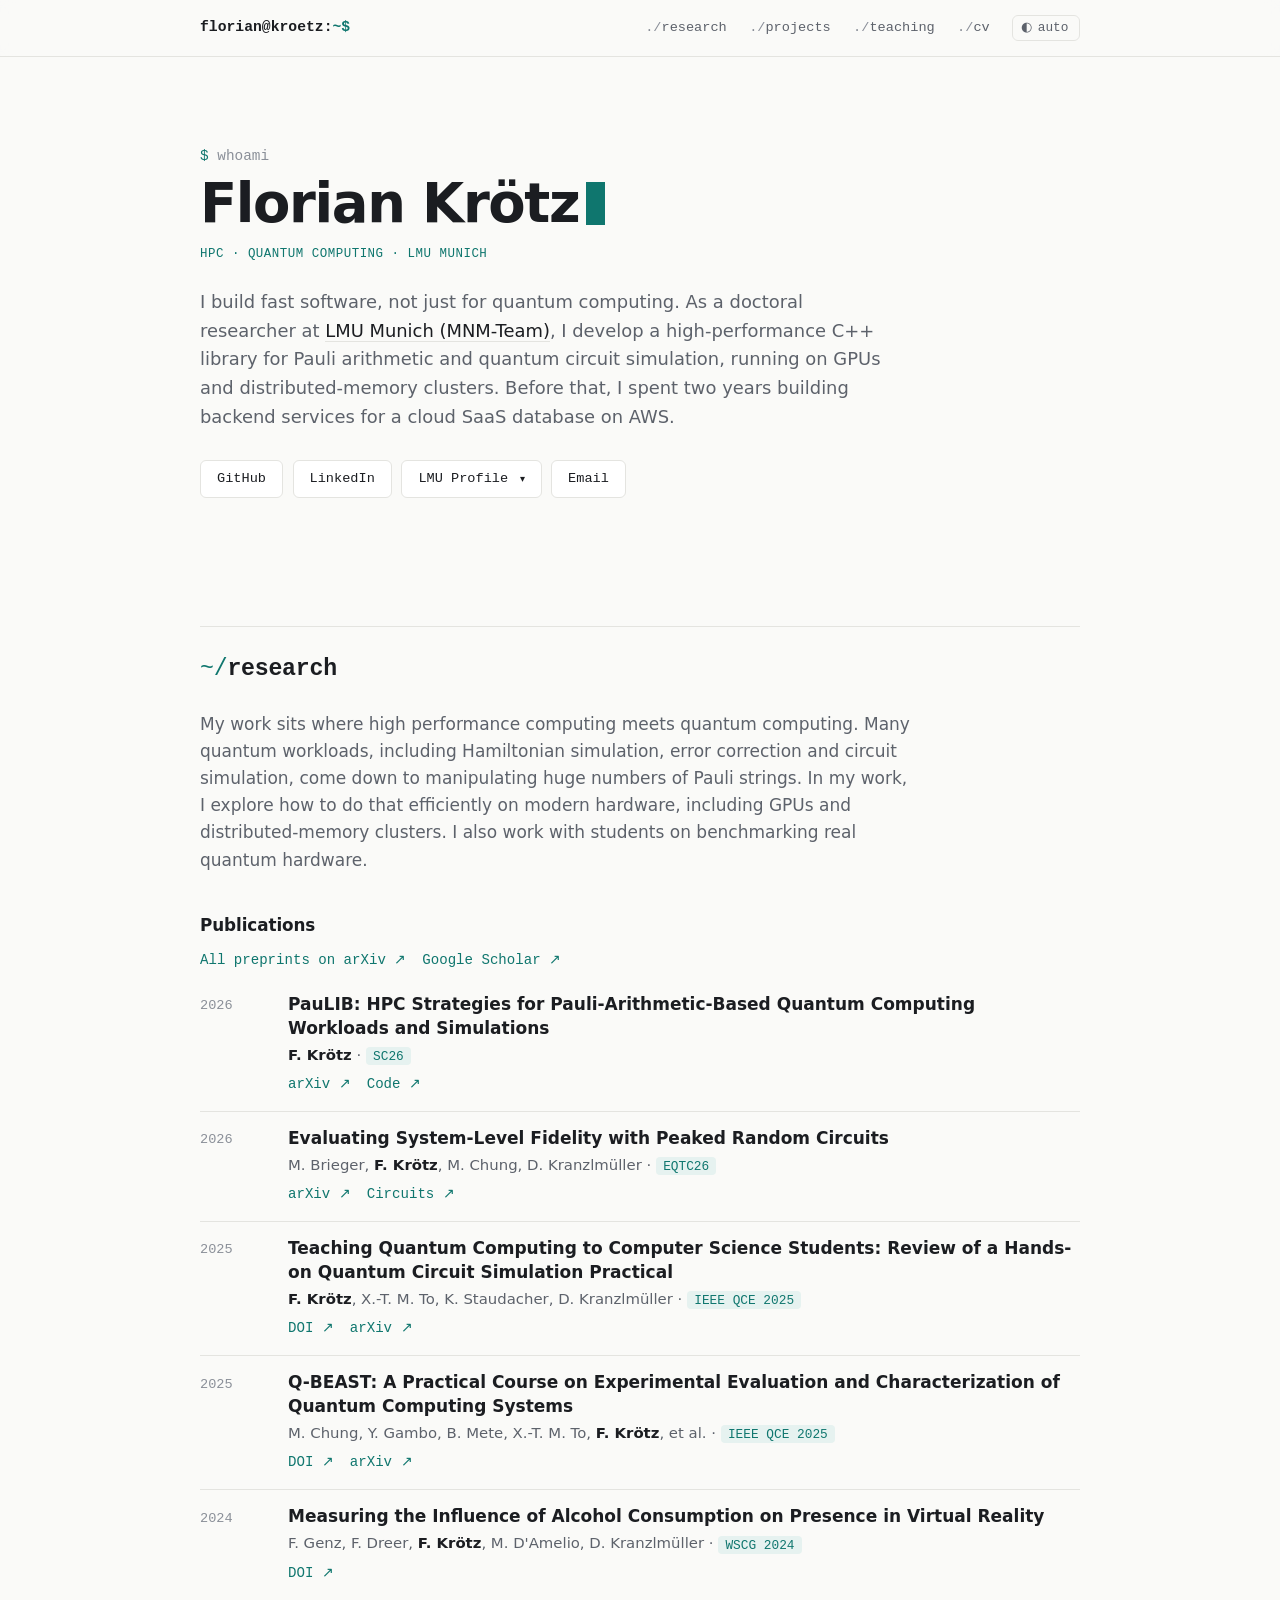
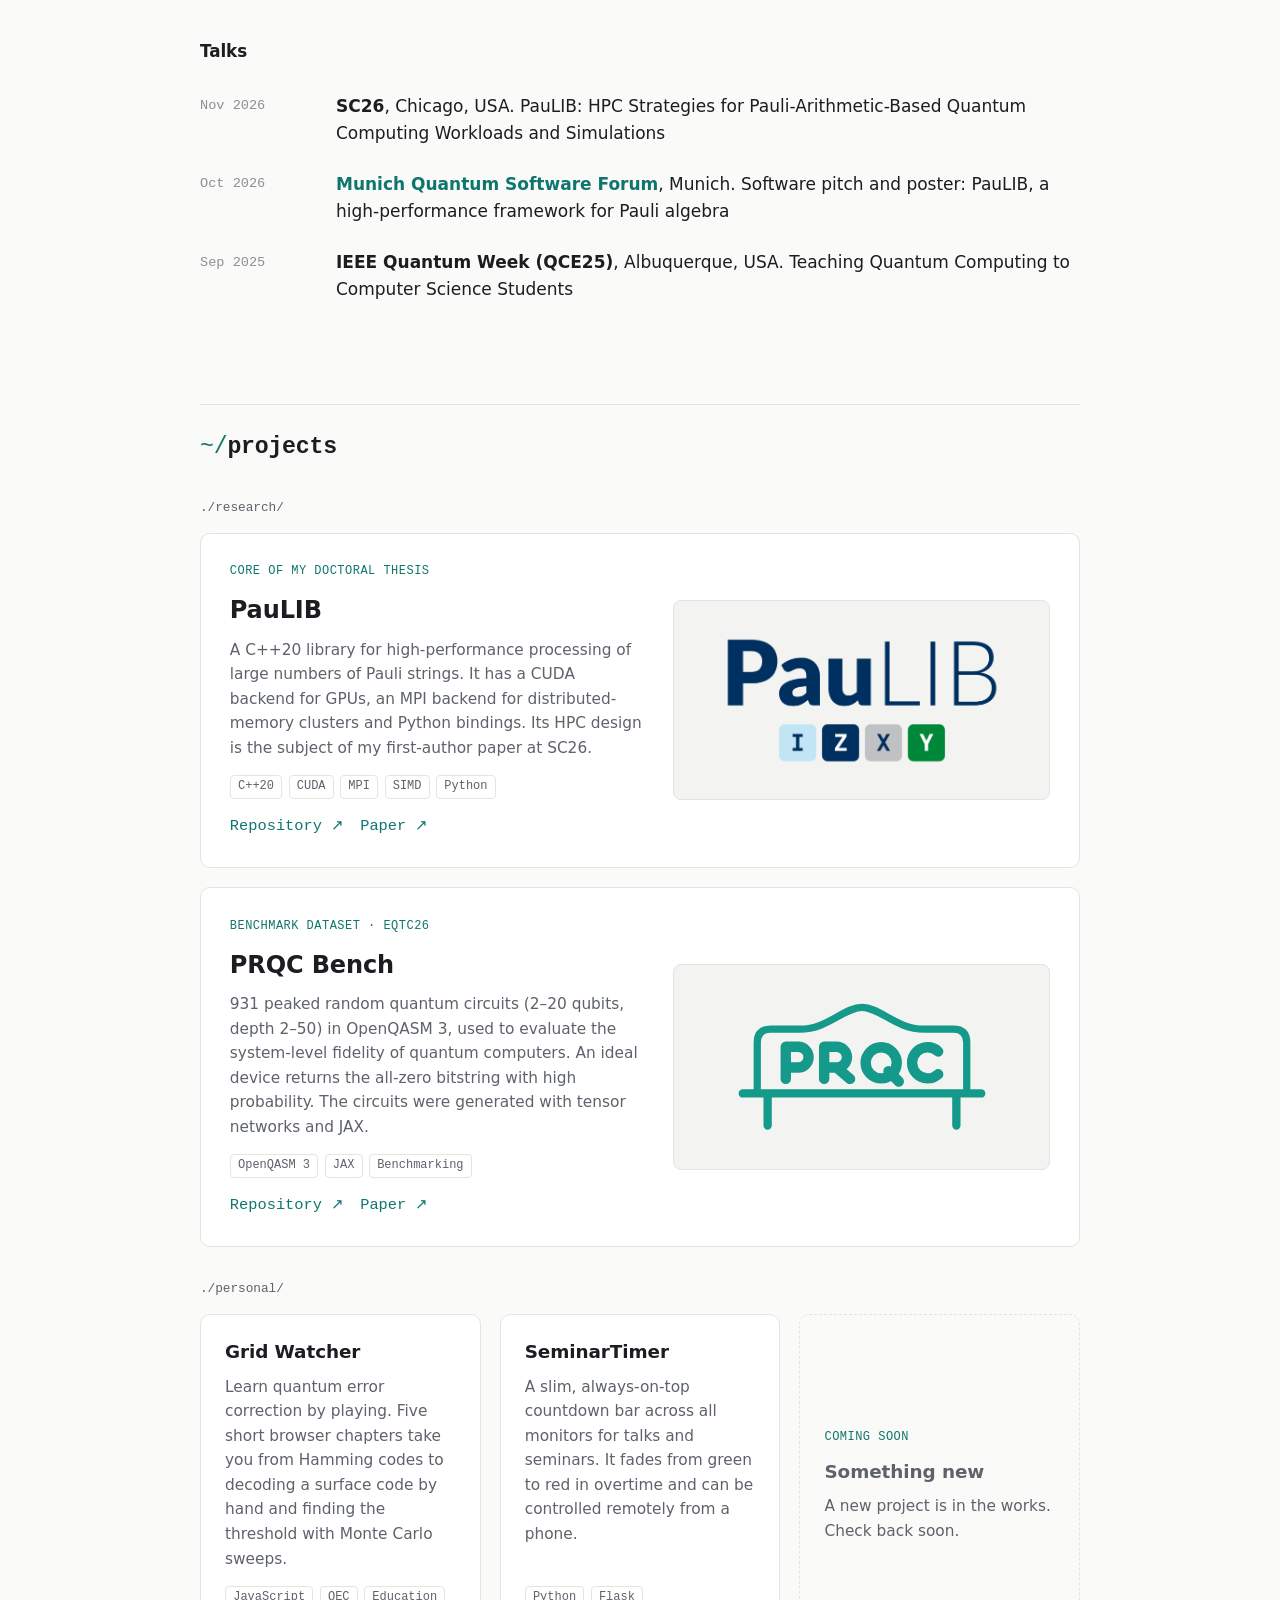
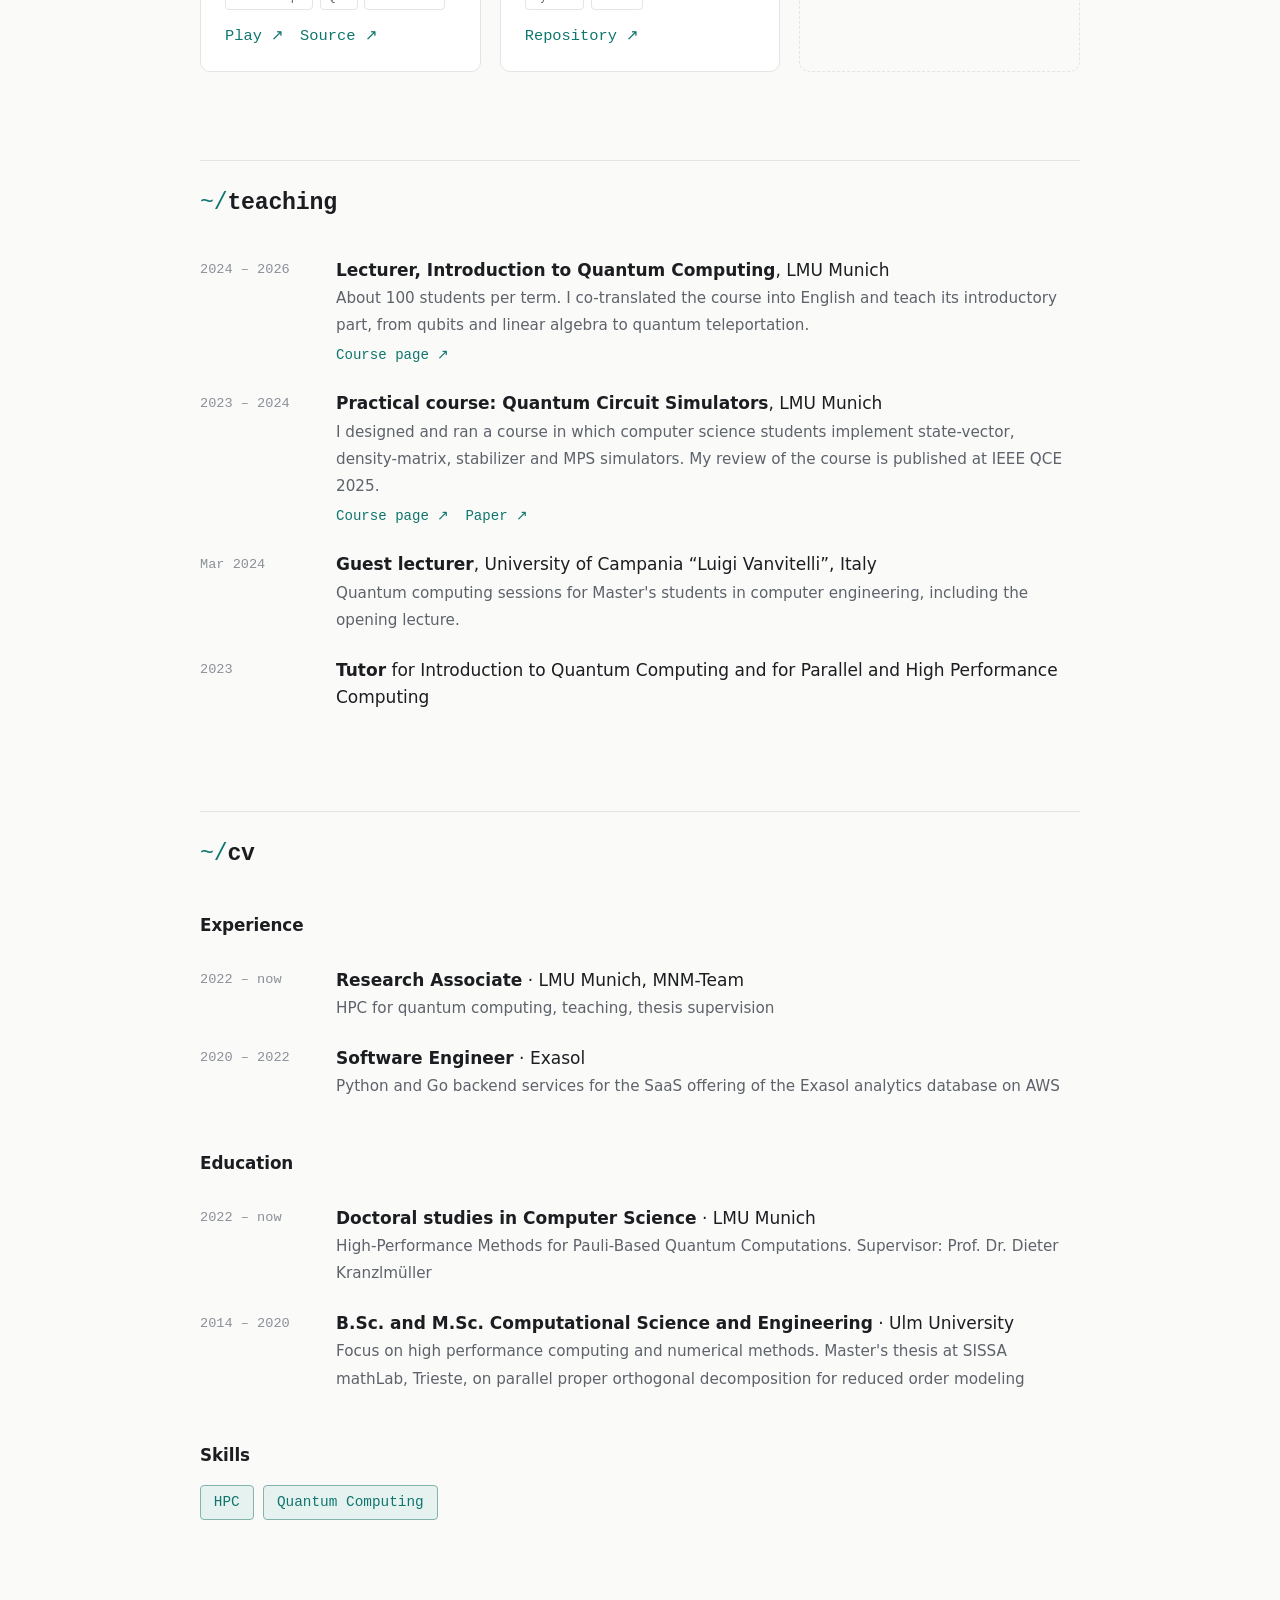
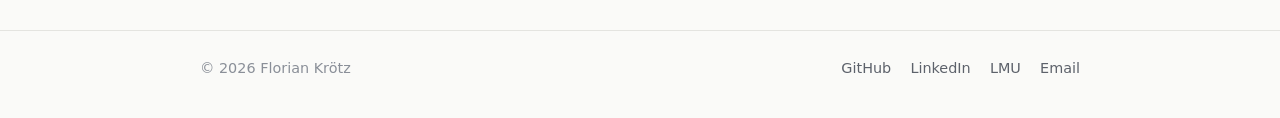
<file: index.html>
<!doctype html>
<html lang="en">
<head>
  <meta charset="utf-8">
  <meta name="viewport" content="width=device-width, initial-scale=1">
  <title>Florian Krötz</title>
  <meta name="description" content="Florian Krötz: doctoral researcher in high performance computing for quantum computing at LMU Munich. Research, projects, teaching and CV.">
  <meta name="author" content="Florian Krötz">
  <meta property="og:title" content="Florian Krötz">
  <meta property="og:description" content="HPC for quantum computing at LMU Munich: research, projects, teaching and CV.">
  <meta property="og:type" content="website">
  <meta property="og:url" content="https://flousen.github.io/">
  <link rel="canonical" href="https://flousen.github.io/">
  <meta name="keywords" content="High Performance Computing, HPC, High-Performance Computing, Parallel Algorithms, Parallel Computing, Parallel Programming, Distributed Computing, Distributed-Memory Parallelism, Shared-Memory Parallelism, Cluster Computing, Supercomputing, GPU Computing, GPU Programming, GPGPU, NVIDIA GPUs, CUDA, HIP, ROCm, AMD GPUs, SYCL, oneAPI, Performance Portability, MPI, Message Passing Interface, OpenMP, OpenMP Offloading, SIMD, Vectorization, Multithreading, Multiprocessing, NUMA, numactl, Thread Pinning, Thread Affinity, Scalability Analysis, Strong Scaling, Performance Engineering, Performance Optimization, Cache Optimization, Performance Profiling, Profiling Tools, LIKWID, Hardware Performance Counters, Performance Analysis, perf, Valgrind, GDB, Debugging, Benchmarking, Job Scheduling, Load Balancing, Slurm, HPC Job Submission Scripts, Spack, Quantum Computing, Quantum Software, Quantum Circuit Simulation, Quantum Simulation, Classical Simulation of Quantum Circuits, State Vector Simulation, Density Matrix Simulation, Stabilizer Formalism, Matrix Product States, Tensor Networks, Pauli Arithmetic, Pauli Strings, Pauli Propagation, Clifford Simulation, Hamiltonian Simulation, Quantum Error Correction, Surface Codes, Benchmarking of Quantum Computers, Quantum Hardware Characterization, Peaked Random Circuits, OpenQASM, Qiskit, CUDA-Q, cuQuantum, PennyLane, Cirq, tket, HPC-Quantum Integration, Scientific Computing, Computational Science and Engineering, Numerical Methods, Numerical Linear Algebra, QR Decomposition, Matrix Decompositions, LU Decomposition, Cholesky Decomposition, Singular Value Decomposition, Eigenvalue Problems, Numerical Methods for Ordinary Differential Equations, Numerical Methods for Partial Differential Equations, Reduced Order Modeling, Proper Orthogonal Decomposition, Monte Carlo Simulation, Simulation, Software Engineering, Research Software Engineering, C++, C++20, C++17, Modern C++, C, Python, Python Bindings, pybind11, NumPy, Jupyter, quimb, Go, Golang, MATLAB, Swift, JAX, CMake, GCC, Clang, GoogleTest, Google Benchmark, Unit Testing, Environment Modules, GitHub, CI/CD, Continuous Integration, GitHub Actions, GitLab CI, Containers, Docker, Apptainer, Singularity, Linux, Unix, Command-Line Tools, Bash, Shell Scripting, Git, grep, sed, awk, curl, SSH, Make, Backend Development, Cloud Computing, AWS, SaaS, Flask, JavaScript, Claude Code, AI-Assisted Software Development, University Teaching, Quantum Computing Education, Course Design, Thesis Supervision, Mentoring, Scientific Writing, Conference Presentations, Technical Communication, Scientific Publishing">
  <!-- Machine-readable profile (schema.org) for search engines and other tools; not shown on the page. -->
  <script type="application/ld+json">
  {
    "@context": "https://schema.org",
    "@type": "Person",
    "name": "Florian Krötz",
    "url": "https://flousen.github.io/",
    "jobTitle": "Doctoral Researcher in High Performance Computing for Quantum Computing",
    "description": "Software engineer and doctoral researcher in high performance computing (HPC) for quantum computing at LMU Munich. Develops high-performance C++ and Python software with CUDA and MPI for Pauli arithmetic and quantum circuit simulation.",
    "worksFor": {
      "@type": "Organization",
      "name": "Ludwig-Maximilians-Universität München (LMU Munich), MNM-Team",
      "url": "https://www.mnm-team.org/"
    },
    "alumniOf": [
      {
        "@type": "CollegeOrUniversity",
        "name": "Ulm University"
      }
    ],
    "hasOccupation": [
      {
        "@type": "Occupation",
        "name": "Research Associate"
      },
      {
        "@type": "Occupation",
        "name": "Software Engineer"
      }
    ],
    "knowsLanguage": [
      "German",
      "English"
    ],
    "knowsAbout": [
      "High Performance Computing",
      "HPC",
      "High-Performance Computing",
      "Parallel Algorithms",
      "Parallel Computing",
      "Parallel Programming",
      "Distributed Computing",
      "Distributed-Memory Parallelism",
      "Shared-Memory Parallelism",
      "Cluster Computing",
      "Supercomputing",
      "GPU Computing",
      "GPU Programming",
      "GPGPU",
      "NVIDIA GPUs",
      "CUDA",
      "HIP",
      "ROCm",
      "AMD GPUs",
      "SYCL",
      "oneAPI",
      "Performance Portability",
      "MPI",
      "Message Passing Interface",
      "OpenMP",
      "OpenMP Offloading",
      "SIMD",
      "Vectorization",
      "Multithreading",
      "Multiprocessing",
      "NUMA",
      "numactl",
      "Thread Pinning",
      "Thread Affinity",
      "Scalability Analysis",
      "Strong Scaling",
      "Performance Engineering",
      "Performance Optimization",
      "Cache Optimization",
      "Performance Profiling",
      "Profiling Tools",
      "LIKWID",
      "Hardware Performance Counters",
      "Performance Analysis",
      "perf",
      "Valgrind",
      "GDB",
      "Debugging",
      "Benchmarking",
      "Job Scheduling",
      "Load Balancing",
      "Slurm",
      "HPC Job Submission Scripts",
      "Spack",
      "Quantum Computing",
      "Quantum Software",
      "Quantum Circuit Simulation",
      "Quantum Simulation",
      "Classical Simulation of Quantum Circuits",
      "State Vector Simulation",
      "Density Matrix Simulation",
      "Stabilizer Formalism",
      "Matrix Product States",
      "Tensor Networks",
      "Pauli Arithmetic",
      "Pauli Strings",
      "Pauli Propagation",
      "Clifford Simulation",
      "Hamiltonian Simulation",
      "Quantum Error Correction",
      "Surface Codes",
      "Benchmarking of Quantum Computers",
      "Quantum Hardware Characterization",
      "Peaked Random Circuits",
      "OpenQASM",
      "Qiskit",
      "CUDA-Q",
      "cuQuantum",
      "PennyLane",
      "Cirq",
      "tket",
      "HPC-Quantum Integration",
      "Scientific Computing",
      "Computational Science and Engineering",
      "Numerical Methods",
      "Numerical Linear Algebra",
      "QR Decomposition",
      "Matrix Decompositions",
      "LU Decomposition",
      "Cholesky Decomposition",
      "Singular Value Decomposition",
      "Eigenvalue Problems",
      "Numerical Methods for Ordinary Differential Equations",
      "Numerical Methods for Partial Differential Equations",
      "Reduced Order Modeling",
      "Proper Orthogonal Decomposition",
      "Monte Carlo Simulation",
      "Simulation",
      "Software Engineering",
      "Research Software Engineering",
      "C++",
      "C++20",
      "C++17",
      "Modern C++",
      "C",
      "Python",
      "Python Bindings",
      "pybind11",
      "NumPy",
      "Jupyter",
      "quimb",
      "Go",
      "Golang",
      "MATLAB",
      "Swift",
      "JAX",
      "CMake",
      "GCC",
      "Clang",
      "GoogleTest",
      "Google Benchmark",
      "Unit Testing",
      "Environment Modules",
      "GitHub",
      "CI/CD",
      "Continuous Integration",
      "GitHub Actions",
      "GitLab CI",
      "Containers",
      "Docker",
      "Apptainer",
      "Singularity",
      "Linux",
      "Unix",
      "Command-Line Tools",
      "Bash",
      "Shell Scripting",
      "Git",
      "grep",
      "sed",
      "awk",
      "curl",
      "SSH",
      "Make",
      "Backend Development",
      "Cloud Computing",
      "AWS",
      "SaaS",
      "Flask",
      "JavaScript",
      "Claude Code",
      "AI-Assisted Software Development",
      "University Teaching",
      "Quantum Computing Education",
      "Course Design",
      "Thesis Supervision",
      "Mentoring",
      "Scientific Writing",
      "Conference Presentations",
      "Technical Communication",
      "Scientific Publishing"
    ],
    "sameAs": [
      "https://github.com/Flousen",
      "https://www.linkedin.com/in/florian-kroetz/",
      "https://scholar.google.com/citations?user=8yG7VvwAAAAJ",
      "https://www.ifi.lmu.de/nm/de/mnm-team/kontaktseite/florian-kroetz-f86fa3ba.html",
      "https://www.mnm-team.org/~kroetzf.html"
    ]
  }
  </script>
  <link rel="icon" href="assets/favicon.svg" type="image/svg+xml">
  <link rel="stylesheet" href="assets/style.css">
  <script>
    // Apply a saved theme choice before the page renders (no flash). Default: follow the system.
    try {
      var t = localStorage.getItem('theme');
      if (t === 'light' || t === 'dark') document.documentElement.setAttribute('data-theme', t);
    } catch (e) {}
  </script>
</head>
<body>

<header class="nav">
  <div class="wrap nav-inner">
    <a class="brand" href="#top"><span class="brand-user">florian@kroetz:</span><span class="prompt">~$</span></a>
    <nav aria-label="Sections">
      <a href="#research">research</a>
      <a href="#projects">projects</a>
      <a href="#teaching">teaching</a>
      <a href="#cv">cv</a>
      <button class="theme-toggle" type="button" title="Theme: auto" aria-label="Theme: auto (click to change)">
        <span class="theme-icon" aria-hidden="true">◐</span><span class="theme-label">auto</span>
      </button>
    </nav>
  </div>
</header>

<main id="top">

  <!-- ============ HERO ============ -->
  <section class="hero wrap">
    <div class="hero-text">
      <p class="cmd"><span class="prompt">$</span> whoami</p>
      <h1>Florian Krötz<span class="cursor" aria-hidden="true"></span></h1>
      <p class="eyebrow">HPC · Quantum Computing · LMU Munich</p>
      <p class="lead">
        I build fast software, not just for quantum computing. As a doctoral researcher at
        <a href="https://www.mnm-team.org/">LMU Munich (MNM-Team)</a>, I develop a
        high-performance C++ library for Pauli arithmetic and quantum circuit simulation,
        running on GPUs and distributed-memory clusters. Before that, I spent two years building
        backend services for a cloud SaaS database on AWS.
      </p>
      <ul class="links">
        <li><a class="btn" href="https://github.com/Flousen">GitHub</a></li>
        <li><a class="btn" href="https://www.linkedin.com/in/florian-kroetz/">LinkedIn</a></li>
        <li class="dropdown">
          <button class="btn" type="button" aria-expanded="false" aria-haspopup="true">LMU Profile <span class="caret" aria-hidden="true">▾</span></button>
          <div class="menu">
            <div class="menu-card">
              <a href="https://www.ifi.lmu.de/nm/de/mnm-team/kontaktseite/florian-kroetz-f86fa3ba.html">New page<span>ifi.lmu.de</span></a>
              <a href="https://www.mnm-team.org/~kroetzf.html">Old page<span>mnm-team.org</span></a>
            </div>
          </div>
        </li>
        <li><a class="btn" href="mailto:flo.kroetz@gmail.com">Email</a></li>
      </ul>
    </div>
  </section>

  <!-- ============ RESEARCH ============ -->
  <section id="research" class="section wrap">
    <h2><span class="num">~/</span>research</h2>
    <p class="section-lead">
      My work sits where high performance computing meets quantum computing. Many quantum
      workloads, including Hamiltonian simulation, error correction and circuit simulation, come down to
      manipulating huge numbers of Pauli strings. 
      In my work, I explore how to do that efficiently on modern hardware, including GPUs and distributed-memory clusters.
      I also work with students on benchmarking real quantum hardware.
    </p>

    <h3>Publications</h3>
    <p class="pub-links profile-links">
      <a href="https://arxiv.org/search/?query=Kr%C3%B6tz%2C+Florian&amp;searchtype=author&amp;abstracts=show&amp;order=-announced_date_first">All preprints on arXiv</a>
      <a href="https://scholar.google.com/citations?user=8yG7VvwAAAAJ&amp;hl=en">Google Scholar</a>
    </p>
    <ol class="pubs">
      <li>
        <span class="year">2026</span>
        <div>
          <p class="pub-title">PauLIB: HPC Strategies for Pauli-Arithmetic-Based Quantum Computing Workloads and Simulations</p>
          <p class="pub-meta"><strong>F. Krötz</strong> · <span class="venue">SC26</span></p>
          <p class="pub-links"><a href="https://arxiv.org/abs/2605.25974">arXiv</a><a href="https://github.com/Flousen/PauLIB">Code</a></p>
        </div>
      </li>
      <li>
        <span class="year">2026</span>
        <div>
          <p class="pub-title">Evaluating System-Level Fidelity with Peaked Random Circuits</p>
          <p class="pub-meta">M. Brieger, <strong>F. Krötz</strong>, M. Chung, D. Kranzlmüller · <span class="venue">EQTC26</span></p>
          <p class="pub-links"><a href="https://arxiv.org/abs/2605.25983">arXiv</a><a href="https://github.com/Flousen/prqcbench">Circuits</a></p>
        </div>
      </li>
      <li>
        <span class="year">2025</span>
        <div>
          <p class="pub-title">Teaching Quantum Computing to Computer Science Students: Review of a Hands-on Quantum Circuit Simulation Practical</p>
          <p class="pub-meta"><strong>F. Krötz</strong>, X.-T. M. To, K. Staudacher, D. Kranzlmüller · <span class="venue">IEEE QCE 2025</span></p>
          <p class="pub-links"><a href="https://doi.org/10.1109/QCE65121.2025.20531">DOI</a><a href="https://arxiv.org/abs/2511.17218">arXiv</a></p>
        </div>
      </li>
      <li>
        <span class="year">2025</span>
        <div>
          <p class="pub-title">Q-BEAST: A Practical Course on Experimental Evaluation and Characterization of Quantum Computing Systems</p>
          <p class="pub-meta">M. Chung, Y. Gambo, B. Mete, X.-T. M. To, <strong>F. Krötz</strong>, et al. · <span class="venue">IEEE QCE 2025</span></p>
          <p class="pub-links"><a href="https://doi.org/10.1109/QCE65121.2025.20530">DOI</a><a href="https://arxiv.org/abs/2508.14084">arXiv</a></p>
        </div>
      </li>
      <li>
        <span class="year">2024</span>
        <div>
          <p class="pub-title">Measuring the Influence of Alcohol Consumption on Presence in Virtual Reality</p>
          <p class="pub-meta">F. Genz, F. Dreer, <strong>F. Krötz</strong>, M. D'Amelio, D. Kranzlmüller · <span class="venue">WSCG 2024</span></p>
          <p class="pub-links"><a href="https://doi.org/10.24132/CSRN.3401.19">DOI</a></p>
        </div>
      </li>
    </ol>

    <h3>Talks</h3>
    <ul class="rows">
      <li>
        <span class="when">Nov 2026</span>
        <div><strong>SC26</strong>, Chicago, USA. PauLIB: HPC Strategies for Pauli-Arithmetic-Based Quantum Computing Workloads and Simulations</div>
      </li>
      <li>
        <span class="when">Oct 2026</span>
        <div><strong><a href="https://munich-quantum-software.github.io/mqsf/2026/program/">Munich Quantum Software Forum</a></strong>, Munich. Software pitch and poster: PauLIB, a high-performance framework for Pauli algebra</div>
      </li>
      <li>
        <span class="when">Sep 2025</span>
        <div><strong>IEEE Quantum Week (QCE25)</strong>, Albuquerque, USA. Teaching Quantum Computing to Computer Science Students</div>
      </li>
    </ul>
  </section>

  <!-- ============ PROJECTS ============ -->
  <section id="projects" class="section wrap">
    <h2><span class="num">~/</span>projects</h2>

    <h3 class="group">./research/</h3>
    <article class="card featured">
      <div class="card-body">
        <p class="eyebrow">Core of my doctoral thesis</p>
        <h3><a href="https://github.com/Flousen/PauLIB">PauLIB</a></h3>
        <p>
          A C++20 library for high-performance processing of large numbers of Pauli strings.
          It has a CUDA backend for GPUs, an MPI backend for distributed-memory clusters and Python bindings.
          Its HPC design is the subject of my first-author paper at SC26.
        </p>
        <ul class="tags"><li>C++20</li><li>CUDA</li><li>MPI</li><li>SIMD</li><li>Python</li></ul>
        <p class="card-links"><a href="https://github.com/Flousen/PauLIB">Repository</a><a href="https://arxiv.org/abs/2605.25974">Paper</a></p>
      </div>
      <a class="logo-panel" href="https://github.com/Flousen/PauLIB" aria-label="PauLIB on GitHub">
        <img src="assets/img/paulib.png" alt="PauLIB logo" width="1200" height="571">
      </a>
    </article>

    <article class="card featured">
      <div class="card-body">
        <p class="eyebrow">Benchmark dataset · EQTC26</p>
        <h3><a href="https://github.com/Flousen/prqcbench">PRQC Bench</a></h3>
        <p>
          931 peaked random quantum circuits (2–20 qubits, depth 2–50) in OpenQASM 3, used to evaluate
          the system-level fidelity of quantum computers. An ideal device returns the all-zero bitstring
          with high probability. The circuits were generated with tensor networks and JAX.
        </p>
        <ul class="tags"><li>OpenQASM 3</li><li>JAX</li><li>Benchmarking</li></ul>
        <p class="card-links"><a href="https://github.com/Flousen/prqcbench">Repository</a><a href="https://arxiv.org/abs/2605.25983">Paper</a></p>
      </div>
      <a class="logo-panel" href="https://github.com/Flousen/prqcbench" aria-label="PRQC Bench on GitHub">
        <img src="assets/img/prqcbench.svg" alt="PRQC Bench logo" width="540" height="270">
      </a>
    </article>

    <h3 class="group">./personal/</h3>
    <div class="grid">
      <article class="card">
        <h3><a href="https://flousen.github.io/GridWatcher/">Grid Watcher</a></h3>
        <p>Learn quantum error correction by playing. Five short browser chapters take you from Hamming codes
          to decoding a surface code by hand and finding the threshold with Monte Carlo sweeps.</p>
        <ul class="tags"><li>JavaScript</li><li>QEC</li><li>Education</li></ul>
        <p class="card-links"><a href="https://flousen.github.io/GridWatcher/">Play</a><a href="https://github.com/Flousen/GridWatcher">Source</a></p>
      </article>

      <article class="card">
        <h3><a href="https://github.com/Flousen/PresentationTimer">SeminarTimer</a></h3>
        <p>A slim, always-on-top countdown bar across all monitors for talks and seminars.
          It fades from green to red in overtime and can be controlled remotely from a phone.</p>
        <ul class="tags"><li>Python</li><li>Flask</li></ul>
        <p class="card-links"><a href="https://github.com/Flousen/PresentationTimer">Repository</a></p>
      </article>

      <article class="card placeholder">
        <p class="eyebrow">Coming soon</p>
        <h3>Something new</h3>
        <p>A new project is in the works. Check back soon.</p>
      </article>
    </div>
  </section>

  <!-- ============ TEACHING ============ -->
  <section id="teaching" class="section wrap">
    <h2><span class="num">~/</span>teaching</h2>
    <ul class="rows">
      <li>
        <span class="when">2024 – 2026</span>
        <div><strong>Lecturer, Introduction to Quantum Computing</strong>, LMU Munich<br>
          <span class="muted">About 100 students per term. I co-translated the course into English and teach its introductory part, from qubits and linear algebra to quantum teleportation.</span>
          <p class="pub-links"><a href="https://www.nm.ifi.lmu.de/teaching/Vorlesungen/2025ss/quantum-computing.html">Course page</a></p></div>
      </li>
      <li>
        <span class="when">2023 – 2024</span>
        <div><strong>Practical course: Quantum Circuit Simulators</strong>, LMU Munich<br>
          <span class="muted">I designed and ran a course in which computer science students implement state-vector, density-matrix, stabilizer and MPS simulators. My review of the course is published at IEEE QCE 2025.</span>
          <p class="pub-links"><a href="https://www.nm.ifi.lmu.de/teaching/Praktika/2024ws/QCPrak.html">Course page</a><a href="https://doi.org/10.1109/QCE65121.2025.20531">Paper</a></p></div>
      </li>
      <li>
        <span class="when">Mar 2024</span>
        <div><strong>Guest lecturer</strong>, University of Campania “Luigi Vanvitelli”, Italy<br>
          <span class="muted">Quantum computing sessions for Master's students in computer engineering, including the opening lecture.</span></div>
      </li>
      <li>
        <span class="when">2023</span>
        <div><strong>Tutor</strong> for Introduction to Quantum Computing and for Parallel and High Performance Computing</div>
      </li>
    </ul>
  </section>

  <!-- ============ CV ============ -->
  <section id="cv" class="section wrap">
    <h2><span class="num">~/</span>cv</h2>

    <h3>Experience</h3>
    <ul class="rows">
      <li>
        <span class="when">2022 – now</span>
        <div><strong>Research Associate</strong> · LMU Munich, MNM-Team<br>
          <span class="muted">HPC for quantum computing, teaching, thesis supervision</span></div>
      </li>
      <li>
        <span class="when">2020 – 2022</span>
        <div><strong>Software Engineer</strong> · Exasol<br>
          <span class="muted">Python and Go backend services for the SaaS offering of the Exasol analytics database on AWS</span></div>
      </li>
    </ul>

    <h3>Education</h3>
    <ul class="rows">
      <li>
        <span class="when">2022 – now</span>
        <div><strong>Doctoral studies in Computer Science</strong> · LMU Munich<br>
          <span class="muted">High-Performance Methods for Pauli-Based Quantum Computations. Supervisor: Prof. Dr. Dieter Kranzlmüller</span></div>
      </li>
      <li>
        <span class="when">2014 – 2020</span>
        <div><strong>B.Sc. and M.Sc. Computational Science and Engineering</strong> · Ulm University<br>
          <span class="muted">Focus on high performance computing and numerical methods. Master's thesis at SISSA mathLab, Trieste, on parallel proper orthogonal decomposition for reduced order modeling</span></div>
      </li>
    </ul>

    <h3>Skills</h3>
    <ul class="tags focus-tags"><li>HPC</li><li>Quantum Computing</li></ul>
  </section>

</main>

<footer class="footer">
  <div class="wrap footer-inner">
    <p>© 2026 Florian Krötz</p>
    <p class="footer-links">
      <a href="https://github.com/Flousen">GitHub</a>
      <a href="https://www.linkedin.com/in/florian-kroetz/">LinkedIn</a>
      <a href="https://www.ifi.lmu.de/nm/de/mnm-team/kontaktseite/florian-kroetz-f86fa3ba.html">LMU</a>
      <a href="mailto:flo.kroetz@gmail.com">Email</a>
    </p>
  </div>
</footer>

<script>
  // Theme toggle: cycles auto (system) -> light -> dark -> auto. The choice is kept in localStorage.
  (function () {
    var btn = document.querySelector('.theme-toggle');
    var order = ['auto', 'light', 'dark'];
    var icons = { auto: '◐', light: '○', dark: '●' };
    function current() {
      return document.documentElement.getAttribute('data-theme') || 'auto';
    }
    function render(mode) {
      btn.querySelector('.theme-icon').textContent = icons[mode];
      btn.querySelector('.theme-label').textContent = mode;
      btn.title = 'Theme: ' + mode;
      btn.setAttribute('aria-label', 'Theme: ' + mode + ' (click to change)');
    }
    btn.addEventListener('click', function () {
      var next = order[(order.indexOf(current()) + 1) % order.length];
      if (next === 'auto') document.documentElement.removeAttribute('data-theme');
      else document.documentElement.setAttribute('data-theme', next);
      try {
        if (next === 'auto') localStorage.removeItem('theme');
        else localStorage.setItem('theme', next);
      } catch (e) {}
      render(next);
    });
    render(current());
  })();

  // LMU dropdown: opens on hover via CSS; this adds tap/click and Escape support.
  document.querySelectorAll('.dropdown').forEach(function (dd) {
    var btn = dd.querySelector('button');
    function set(open) {
      dd.classList.toggle('open', open);
      btn.setAttribute('aria-expanded', open ? 'true' : 'false');
    }
    btn.addEventListener('click', function (e) {
      e.stopPropagation();
      set(!dd.classList.contains('open'));
    });
    document.addEventListener('click', function (e) {
      if (!dd.contains(e.target)) set(false);
    });
    document.addEventListener('keydown', function (e) {
      if (e.key === 'Escape') { set(false); btn.blur(); }
    });
  });
</script>

</body>
</html>
</file>
<file: assets/style.css>
/* ---------- Tokens ---------- */
:root {
  --bg: #fafaf8;
  --surface: #ffffff;
  --text: #1b1d21;
  --muted: #5d626b;
  --faint: #8a8f98;
  --border: #e4e4e0;
  --accent: #0f766e;
  --accent-soft: #e6f2f0;
  --logo-bg: #f3f4f1;
  color-scheme: light;

  --sans: system-ui, -apple-system, "Segoe UI", Roboto, "Helvetica Neue", Arial, sans-serif;
  --mono: ui-monospace, "SF Mono", "Cascadia Code", "JetBrains Mono", Menlo, Consolas, monospace;

  --maxw: 920px;
  --radius: 10px;
}

/* Dark palette: used when the system is dark (unless the visitor picked light),
   or when the visitor picked dark with the theme toggle. */
@media (prefers-color-scheme: dark) {
  :root:not([data-theme="light"]) {
    --bg: #0f1114;
    --surface: #161a1e;
    --text: #e4e6ea;
    --muted: #a1a7b0;
    --faint: #737a85;
    --border: #262b31;
    --accent: #4fd1c0;
    --accent-soft: #15302d;
    --logo-bg: #dfe3e6;
    color-scheme: dark;
  }
}
:root[data-theme="dark"] {
  --bg: #0f1114;
  --surface: #161a1e;
  --text: #e4e6ea;
  --muted: #a1a7b0;
  --faint: #737a85;
  --border: #262b31;
  --accent: #4fd1c0;
  --accent-soft: #15302d;
  --logo-bg: #dfe3e6;
  color-scheme: dark;
}

/* ---------- Base ---------- */
*, *::before, *::after { box-sizing: border-box; }

html { scroll-behavior: smooth; scroll-padding-top: 72px; }

body {
  margin: 0;
  background: var(--bg);
  color: var(--text);
  font-family: var(--sans);
  font-size: 17px;
  line-height: 1.6;
  -webkit-font-smoothing: antialiased;
}

a { color: var(--accent); text-decoration: none; }
a:hover { text-decoration: underline; text-underline-offset: 3px; }

.wrap { max-width: var(--maxw); margin: 0 auto; padding-left: 20px; padding-right: 20px; }

.muted { color: var(--muted); }

.eyebrow {
  font-family: var(--mono);
  font-size: 0.78rem;
  letter-spacing: 0.04em;
  text-transform: uppercase;
  color: var(--accent);
  margin: 0 0 0.6rem;
}

/* ---------- Nav ---------- */
.nav {
  position: sticky;
  top: 0;
  z-index: 10;
  background: color-mix(in srgb, var(--bg) 85%, transparent);
  backdrop-filter: blur(8px);
  -webkit-backdrop-filter: blur(8px);
  border-bottom: 1px solid var(--border);
}
.nav-inner {
  display: flex;
  align-items: center;
  justify-content: space-between;
  height: 56px;
}
.brand { color: var(--text); font-family: var(--mono); font-size: 0.92rem; font-weight: 600; }
.brand:hover { text-decoration: none; }
.prompt { color: var(--accent); }
.nav nav { display: flex; gap: 1.4rem; }
.nav nav a { color: var(--muted); font-family: var(--mono); font-size: 0.85rem; }
.nav nav a::before { content: "./"; color: var(--faint); }
.nav nav { align-items: center; }

.theme-toggle {
  display: inline-flex;
  align-items: center;
  gap: 0.35rem;
  padding: 0.15rem 0.5rem;
  background: none;
  border: 1px solid var(--border);
  border-radius: 6px;
  color: var(--muted);
  font-family: var(--mono);
  font-size: 0.8rem;
  line-height: 1.5;
  cursor: pointer;
}
.theme-toggle:hover { border-color: var(--accent); color: var(--accent); }
.theme-label { min-width: 2.6em; text-align: left; }
.nav nav a:hover { color: var(--text); text-decoration: none; }

/* ---------- Hero ---------- */
.hero {
  padding-top: 5.5rem;
  padding-bottom: 4.5rem;
}
.cmd { font-family: var(--mono); font-size: 0.9rem; color: var(--faint); margin: 0 0 0.4rem; }
.hero h1 {
  font-size: clamp(2.4rem, 6vw, 3.4rem);
  line-height: 1.1;
  letter-spacing: -0.025em;
  margin: 0 0 0.7rem;
}
.hero .eyebrow { margin-bottom: 1.4rem; }
.cursor {
  display: inline-block;
  width: 0.36em;
  height: 0.78em;
  margin-left: 0.12em;
  vertical-align: -0.04em;
  background: var(--accent);
  animation: blink 1.1s steps(1) infinite;
}
@keyframes blink { 50% { opacity: 0; } }
.lead { font-size: 1.12rem; color: var(--muted); max-width: 38em; margin: 0 0 1.8rem; }
.lead a { color: var(--text); border-bottom: 1px solid var(--border); }
.lead a:hover { text-decoration: none; border-color: var(--accent); }

.links { list-style: none; padding: 0; margin: 0; display: flex; flex-wrap: wrap; gap: 0.6rem; }
.btn {
  display: inline-block;
  padding: 0.45rem 1rem;
  border: 1px solid var(--border);
  border-radius: 6px;
  background: var(--surface);
  color: var(--text);
  font-family: var(--mono);
  font-size: 0.85rem;
  transition: border-color 0.15s, color 0.15s;
}
.btn:hover { border-color: var(--accent); color: var(--accent); text-decoration: none; }
button.btn { font: inherit; font-family: var(--mono); font-size: 0.85rem; line-height: inherit; cursor: pointer; }

/* LMU dropdown */
.dropdown { position: relative; }
.caret { display: inline-block; font-size: 0.75em; margin-left: 0.2rem; transition: transform 0.15s; }
.menu {
  display: none;
  position: absolute;
  top: 100%;
  left: 0;
  z-index: 5;
  padding-top: 6px;           /* bridges the gap so hover is not lost */
  min-width: 240px;
}
.menu-card {
  background: var(--surface);
  border: 1px solid var(--border);
  border-radius: var(--radius);
  box-shadow: 0 8px 24px rgba(0, 0, 0, 0.08);
  padding: 0.35rem;
}
.menu a {
  display: block;
  padding: 0.5rem 0.75rem;
  border-radius: 6px;
  color: var(--text);
  font-size: 0.92rem;
}
.menu a span { display: block; font-family: var(--mono); font-size: 0.72rem; color: var(--faint); }
.menu a:hover { background: var(--accent-soft); color: var(--accent); text-decoration: none; }
.dropdown:hover .menu,
.dropdown:focus-within .menu,
.dropdown.open .menu { display: block; }
.dropdown:hover .btn,
.dropdown.open .btn { border-color: var(--accent); color: var(--accent); }
.dropdown:hover .caret,
.dropdown.open .caret { transform: rotate(180deg); }

/* ---------- Sections ---------- */
.section { padding-top: 3.5rem; padding-bottom: 2rem; }
.section h2 {
  display: flex;
  align-items: baseline;
  font-family: var(--mono);
  font-size: 1.45rem;
  font-weight: 600;
  letter-spacing: -0.01em;
  margin: 0 0 1.4rem;
  padding-top: 1.5rem;
  border-top: 1px solid var(--border);
}
.num { color: var(--accent); font-weight: 500; }
.section h3 { font-size: 1.05rem; margin: 2.4rem 0 1rem; letter-spacing: -0.005em; }
.section-lead { color: var(--muted); max-width: 42em; margin: 0; }

/* ---------- Publications ---------- */
.pubs { list-style: none; padding: 0; margin: 0; }
.pubs li {
  display: grid;
  grid-template-columns: 4.5rem 1fr;
  gap: 1rem;
  padding: 0.95rem 0;
  border-bottom: 1px solid var(--border);
}
.pubs li:last-child { border-bottom: 0; }
.year, .when { font-family: var(--mono); font-size: 0.85rem; color: var(--faint); padding-top: 0.15rem; }
.pubs p { margin: 0; }
.pub-title { font-weight: 600; line-height: 1.4; }
.pub-meta { color: var(--muted); font-size: 0.93rem; margin-top: 0.2rem !important; }
.pub-meta strong { color: var(--text); font-weight: 600; }
.venue {
  font-family: var(--mono);
  font-size: 0.8rem;
  color: var(--accent);
  background: var(--accent-soft);
  padding: 0.1rem 0.45rem;
  border-radius: 4px;
}
.pub-links, .card-links { display: flex; gap: 1rem; margin-top: 0.35rem !important; font-size: 0.88rem; font-family: var(--mono); }
.pub-links a::after, .card-links a::after { content: " ↗"; }
.profile-links { margin: -0.4rem 0 0.4rem !important; }

/* ---------- Rows (talks, teaching, cv) ---------- */
.rows { list-style: none; padding: 0; margin: 0; }
.rows li {
  display: grid;
  grid-template-columns: 7.5rem 1fr;
  gap: 1rem;
  padding: 0.75rem 0;
}
.rows .muted { font-size: 0.95rem; }
.rows .pub-links { margin: 0.35rem 0 0; }

/* ---------- Cards ---------- */
.card {
  background: var(--surface);
  border: 1px solid var(--border);
  border-radius: var(--radius);
  padding: 1.4rem 1.5rem;
  transition: border-color 0.15s, transform 0.15s;
}
.card:hover { border-color: color-mix(in srgb, var(--accent) 45%, var(--border)); }
.card h3 { margin: 0 0 0.5rem; font-size: 1.15rem; }
.card h3 a { color: var(--text); }
.card p { margin: 0 0 0.9rem; color: var(--muted); font-size: 0.96rem; }
.card .card-links { margin: 0 !important; }
.card .eyebrow { color: var(--accent); font-size: 0.75rem; margin-bottom: 0.6rem; }

.section h3.group {
  font-family: var(--mono);
  font-size: 0.8rem;
  font-weight: 500;
  color: var(--muted);
  margin: 2rem 0 0.9rem;
}

.placeholder {
  background: transparent;
  border-style: dashed;
  justify-content: center;
}
.placeholder h3 { color: var(--muted); }
.placeholder:hover { border-color: var(--border); }

.featured {
  display: grid;
  grid-template-columns: minmax(0, 1.1fr) minmax(0, 1fr);
  gap: 1.8rem;
  align-items: center;
  margin-bottom: 1.2rem;
  padding: 1.8rem;
}
.featured h3 { font-size: 1.5rem; }

.grid {
  display: grid;
  grid-template-columns: repeat(3, 1fr);
  gap: 1.2rem;
}
.grid .card { display: flex; flex-direction: column; }
.grid .card .tags { margin-top: auto; }

.tags { list-style: none; padding: 0; margin: 0 0 0.9rem; display: flex; flex-wrap: wrap; gap: 0.4rem; }
.tags li {
  font-family: var(--mono);
  font-size: 0.75rem;
  color: var(--muted);
  border: 1px solid var(--border);
  border-radius: 4px;
  padding: 0.1rem 0.45rem;
}

.logo-panel {
  display: flex;
  align-items: center;
  justify-content: center;
  min-height: 200px;
  padding: 2rem;
  background: var(--logo-bg);
  border: 1px solid var(--border);
  border-radius: 8px;
}
.logo-panel img { display: block; width: 100%; max-width: 280px; height: auto; }
.code .c { color: var(--faint); }

/* ---------- Skills ---------- */
.focus-tags { gap: 0.6rem; }
.focus-tags li {
  font-size: 0.9rem;
  padding: 0.3rem 0.8rem;
  color: var(--accent);
  border-color: color-mix(in srgb, var(--accent) 45%, var(--border));
  background: var(--accent-soft);
}

/* ---------- Footer ---------- */
.footer { margin-top: 4rem; border-top: 1px solid var(--border); }
.footer-inner {
  display: flex;
  justify-content: space-between;
  align-items: center;
  flex-wrap: wrap;
  gap: 1rem;
  padding-top: 1.6rem;
  padding-bottom: 2.4rem;
  color: var(--faint);
  font-size: 0.9rem;
}
.footer p { margin: 0; }
.footer-links { display: flex; gap: 1.2rem; }
.footer-links a { color: var(--muted); }

/* ---------- Responsive ---------- */
@media (max-width: 820px) {
  .hero { padding-top: 3.5rem; padding-bottom: 2.5rem; }
  .featured { grid-template-columns: 1fr; padding: 1.4rem; }
  .grid { grid-template-columns: 1fr; }
}

@media (max-width: 560px) {
  body { font-size: 16px; }
  .wrap { padding-left: 16px; padding-right: 16px; }
  .nav nav { gap: 0.75rem; }
  .theme-label { display: none; }
  .nav nav a { font-size: 0.82rem; }
  .nav nav a::before { content: none; }
  .brand-user { display: none; }
  .pubs li, .rows li { grid-template-columns: 1fr; gap: 0.15rem; }
  .menu { left: auto; right: 0; }
}

@media (prefers-reduced-motion: reduce) {
  html { scroll-behavior: auto; }
  .cursor { animation: none; }
}

::selection { background: var(--accent); color: var(--bg); }
</file>
